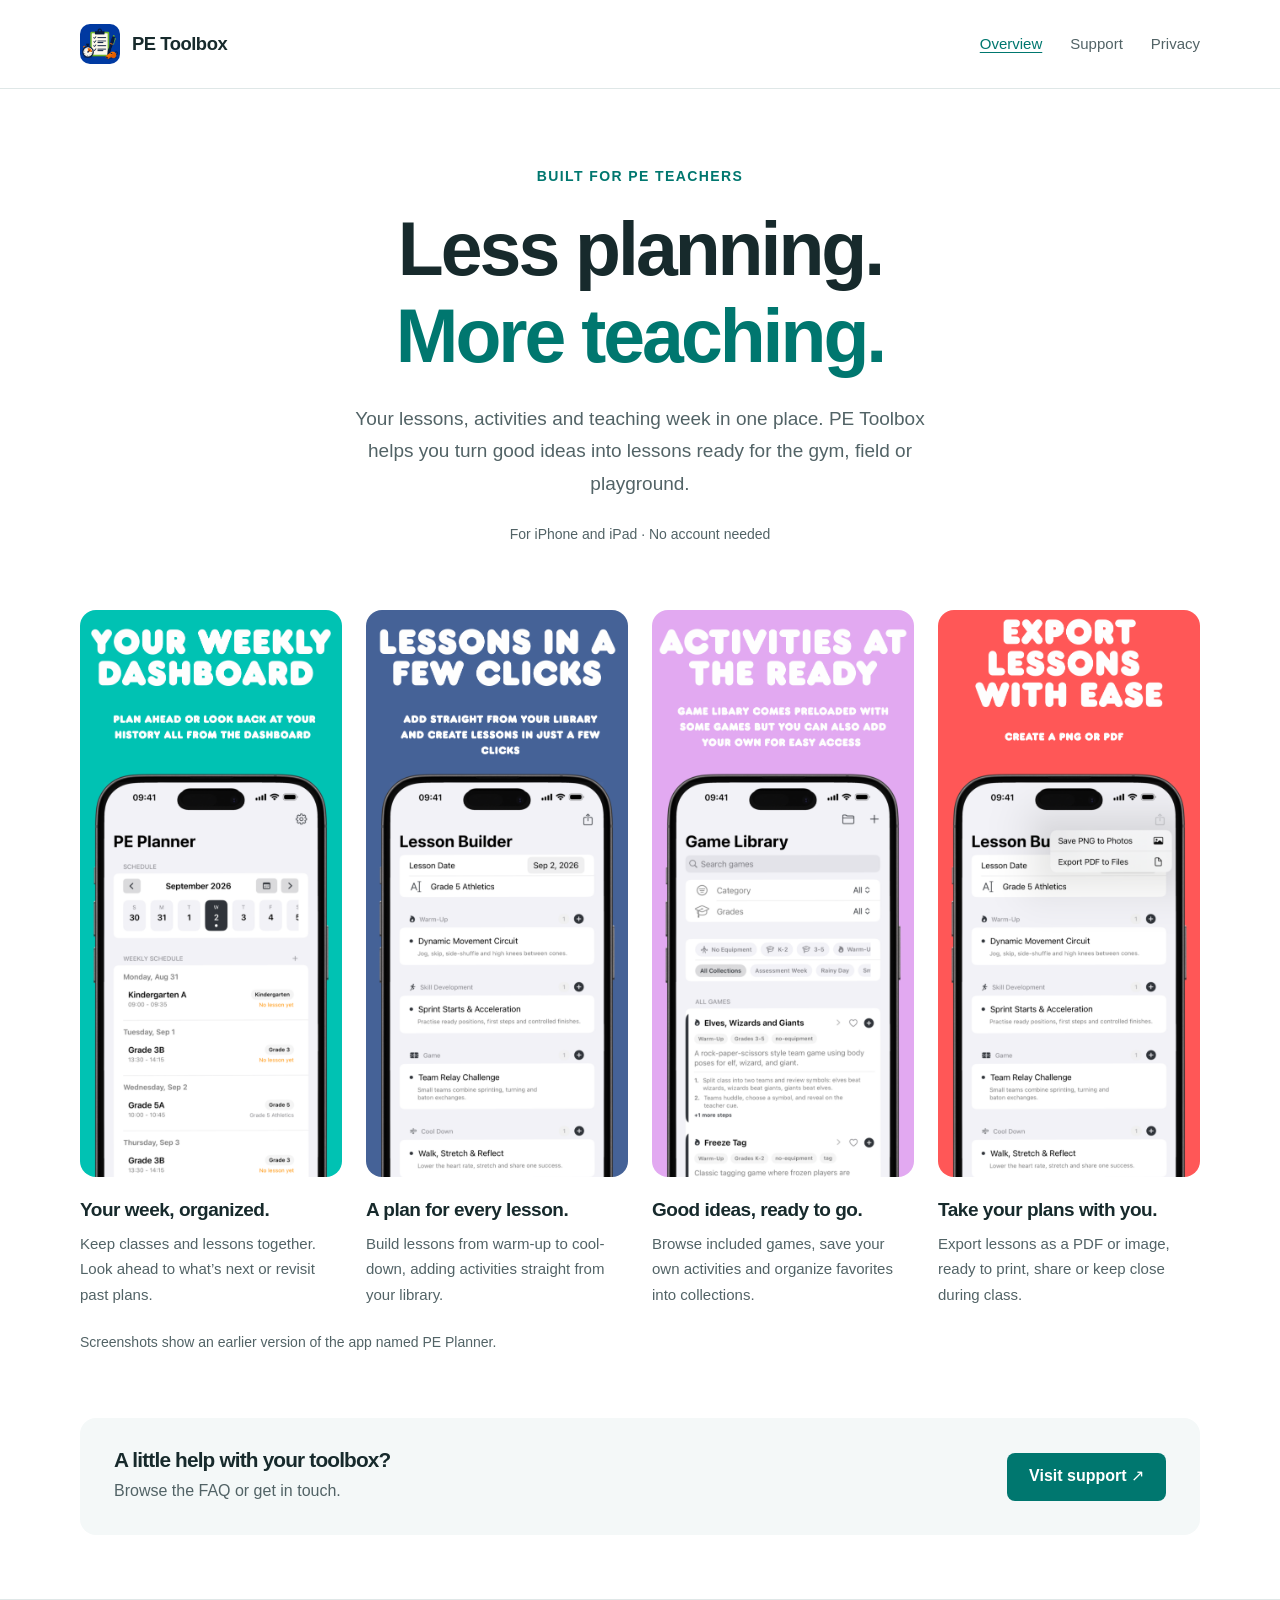
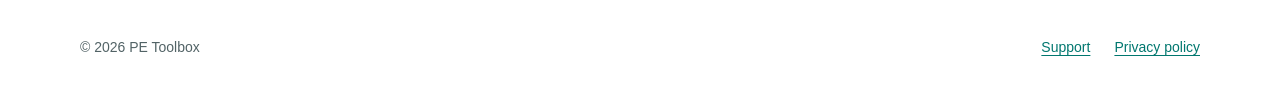
<file: docs/index.html>
<!doctype html>
<html lang="en-US">
<head>
  <meta charset="utf-8">
  <meta name="viewport" content="width=device-width, initial-scale=1">
  <title>PE Toolbox — Plan your PE lessons</title>
  <meta name="description" content="Plan PE lessons, organize activities, manage your teaching week and export lesson plans with PE Toolbox for iPhone and iPad.">
  <meta name="theme-color" content="#00776f">
  <link rel="icon" type="image/png" href="assets/app-icon.png">
  <link rel="apple-touch-icon" href="assets/app-icon.png">
  <link rel="stylesheet" href="styles.css">
</head>
<body>
  <a class="skip-link" href="#main">Skip to content</a>
  <header class="site-header">
    <div class="container header-inner">
      <a class="brand" href="index.html" aria-label="PE Toolbox home"><img src="assets/app-icon.png" alt="" width="40" height="40">PE Toolbox</a>
      <nav aria-label="Main navigation"><a href="index.html" aria-current="page">Overview</a><a href="support.html">Support</a><a href="privacy.html">Privacy</a></nav>
    </div>
  </header>
  <main id="main">
    <section class="container hero" aria-labelledby="hero-title">
      <p class="eyebrow">Built for PE teachers</p>
      <h1 id="hero-title">Less planning.<br><span>More teaching.</span></h1>
      <p class="intro">Your lessons, activities and teaching week in one place. PE Toolbox helps you turn good ideas into lessons ready for the gym, field or playground.</p>
      <p class="platform">For iPhone and iPad · No account needed</p>
    </section>
    <section class="container showcase" aria-label="Explore PE Toolbox">
      <div class="feature-grid">
        <article class="feature">
          <a class="screenshot" href="assets/weekly-dashboard.png" aria-label="View full weekly dashboard screenshot"><img src="assets/weekly-dashboard.png" alt="Weekly dashboard showing scheduled classes and their lesson plans." width="1242" height="2688" fetchpriority="high"></a>
          <h2>Your week, organized.</h2>
          <p>Keep classes and lessons together. Look ahead to what’s next or revisit past plans.</p>
        </article>
        <article class="feature">
          <a class="screenshot" href="assets/lesson-builder.png" aria-label="View full lesson builder screenshot"><img src="assets/lesson-builder.png" alt="Lesson builder with warm-up, skill development, game and cool-down sections." width="1242" height="2688"></a>
          <h2>A plan for every lesson.</h2>
          <p>Build lessons from warm-up to cool-down, adding activities straight from your library.</p>
        </article>
        <article class="feature">
          <a class="screenshot" href="assets/activity-library.png" aria-label="View full activity library screenshot"><img src="assets/activity-library.png" alt="Game library with category and grade filters, collections and saved activities." width="1242" height="2688" loading="lazy"></a>
          <h2>Good ideas, ready to go.</h2>
          <p>Browse included games, save your own activities and organize favorites into collections.</p>
        </article>
        <article class="feature">
          <a class="screenshot" href="assets/lesson-export.png" aria-label="View full lesson export screenshot"><img src="assets/lesson-export.png" alt="Lesson export menu with options to save a PNG to Photos or a PDF to Files." width="1242" height="2688" loading="lazy"></a>
          <h2>Take your plans with you.</h2>
          <p>Export lessons as a PDF or image, ready to print, share or keep close during class.</p>
        </article>
      </div>
      <p class="screenshot-note">Screenshots show an earlier version of the app named PE Planner.</p>
    </section>
    <aside class="container support-strip" aria-label="Get help">
      <div><h2>A little help with your toolbox?</h2><p>Browse the FAQ or get in touch.</p></div>
      <a class="button" href="support.html">Visit support <span aria-hidden="true">&nbsp;↗</span></a>
    </aside>
  </main>
  <footer class="site-footer"><div class="container footer-inner"><p>© 2026 PE Toolbox</p><div class="footer-links"><a href="support.html">Support</a><a href="privacy.html">Privacy policy</a></div></div></footer>
</body>
</html>
</file>
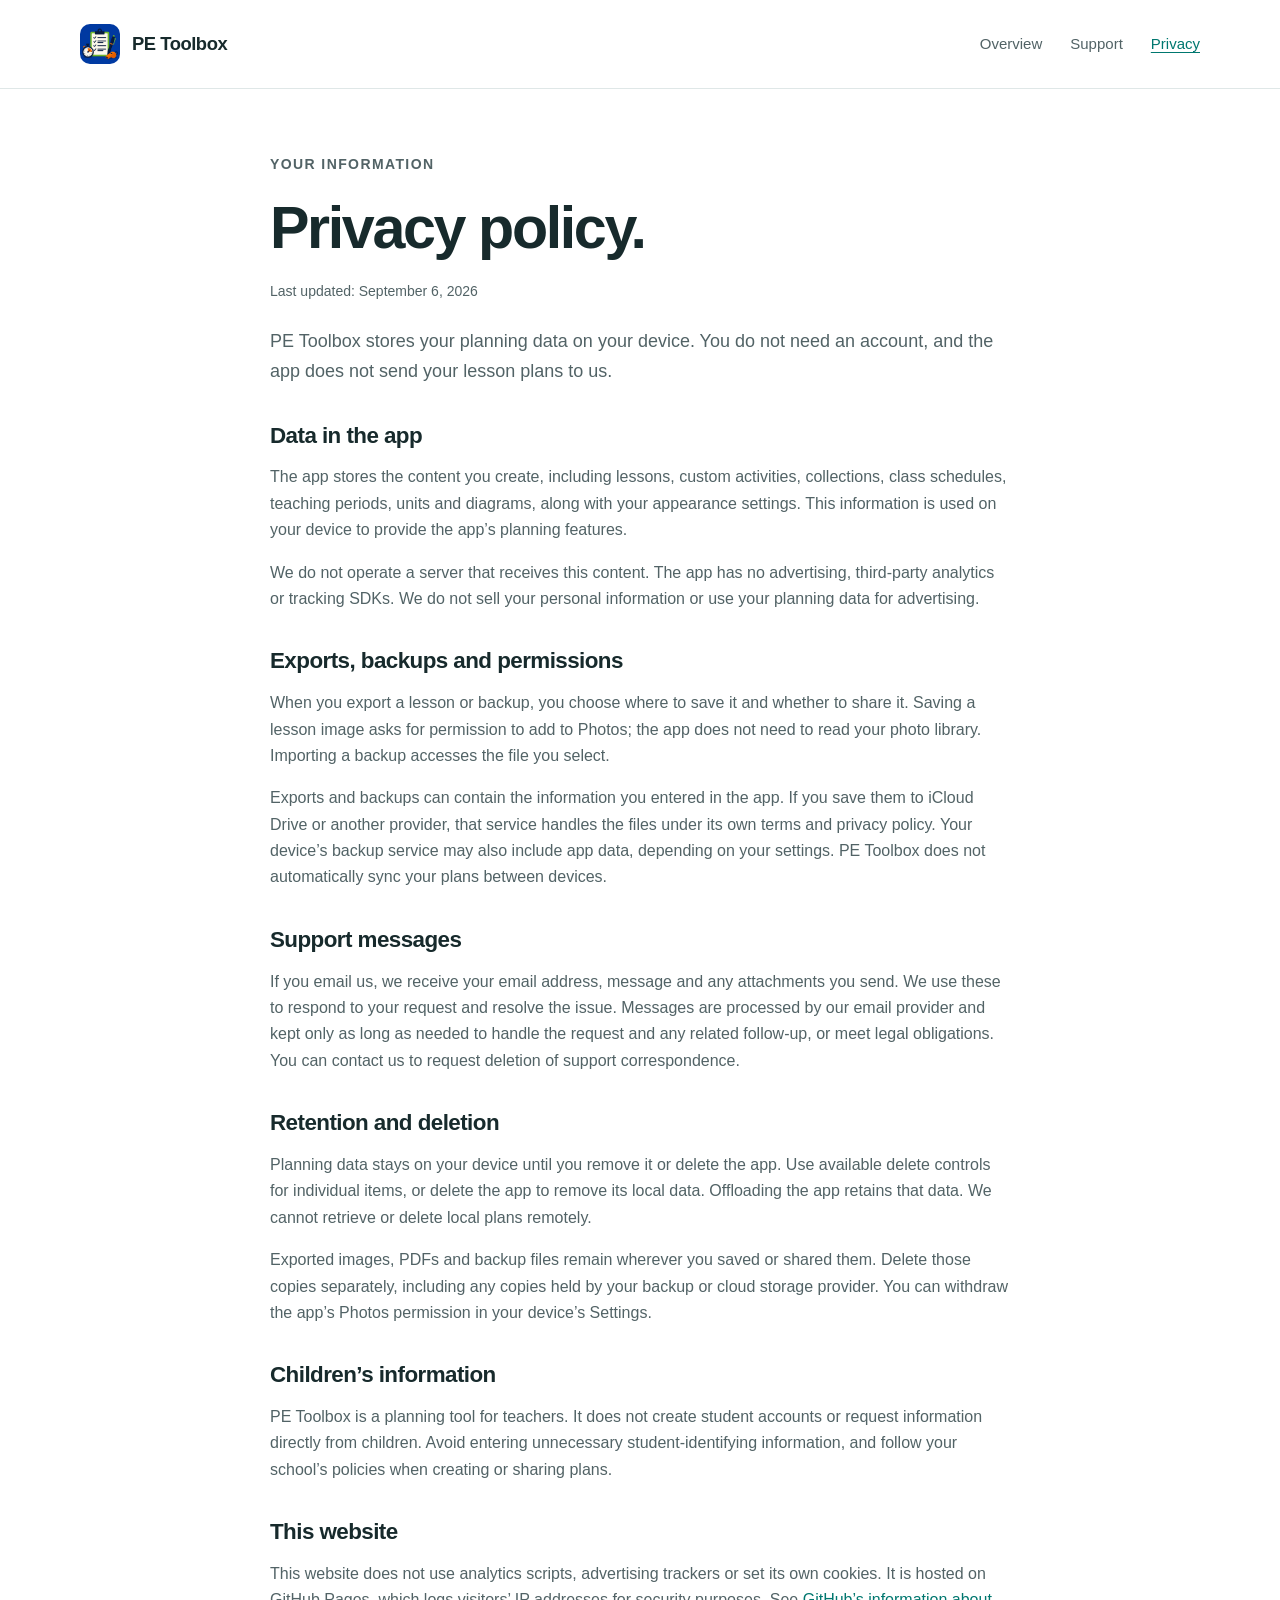
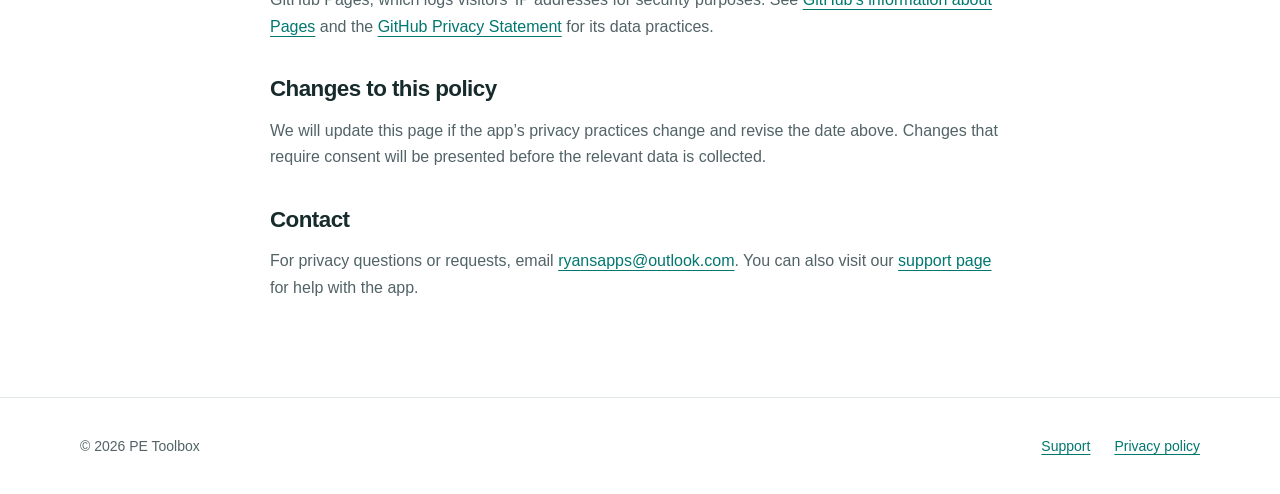
<file: docs/privacy.html>
<!doctype html>
<html lang="en-US">
<head>
  <meta charset="utf-8">
  <meta name="viewport" content="width=device-width, initial-scale=1">
  <title>Privacy policy — PE Toolbox</title>
  <meta name="description" content="How PE Toolbox handles your lesson plans, local data, exports, backups and support messages.">
  <meta name="theme-color" content="#00776f">
  <link rel="icon" type="image/png" href="assets/app-icon.png">
  <link rel="stylesheet" href="styles.css">
</head>
<body>
  <a class="skip-link" href="#main">Skip to content</a>
  <header class="site-header"><div class="container header-inner"><a class="brand" href="index.html" aria-label="PE Toolbox home"><img src="assets/app-icon.png" alt="" width="40" height="40">PE Toolbox</a><nav aria-label="Main navigation"><a href="index.html">Overview</a><a href="support.html">Support</a><a href="privacy.html" aria-current="page">Privacy</a></nav></div></header>
  <main id="main" class="container document">
    <p class="eyebrow">Your information</p>
    <h1>Privacy policy.</h1>
    <p class="updated">Last updated: September 6, 2026</p>
    <p class="lead">PE Toolbox stores your planning data on your device. You do not need an account, and the app does not send your lesson plans to us.</p>
    <h2>Data in the app</h2>
    <p>The app stores the content you create, including lessons, custom activities, collections, class schedules, teaching periods, units and diagrams, along with your appearance settings. This information is used on your device to provide the app’s planning features.</p>
    <p>We do not operate a server that receives this content. The app has no advertising, third-party analytics or tracking SDKs. We do not sell your personal information or use your planning data for advertising.</p>
    <h2>Exports, backups and permissions</h2>
    <p>When you export a lesson or backup, you choose where to save it and whether to share it. Saving a lesson image asks for permission to add to Photos; the app does not need to read your photo library. Importing a backup accesses the file you select.</p>
    <p>Exports and backups can contain the information you entered in the app. If you save them to iCloud Drive or another provider, that service handles the files under its own terms and privacy policy. Your device’s backup service may also include app data, depending on your settings. PE Toolbox does not automatically sync your plans between devices.</p>
    <h2>Support messages</h2>
    <p>If you email us, we receive your email address, message and any attachments you send. We use these to respond to your request and resolve the issue. Messages are processed by our email provider and kept only as long as needed to handle the request and any related follow-up, or meet legal obligations. You can contact us to request deletion of support correspondence.</p>
    <h2>Retention and deletion</h2>
    <p>Planning data stays on your device until you remove it or delete the app. Use available delete controls for individual items, or delete the app to remove its local data. Offloading the app retains that data. We cannot retrieve or delete local plans remotely.</p>
    <p>Exported images, PDFs and backup files remain wherever you saved or shared them. Delete those copies separately, including any copies held by your backup or cloud storage provider. You can withdraw the app’s Photos permission in your device’s Settings.</p>
    <h2>Children’s information</h2>
    <p>PE Toolbox is a planning tool for teachers. It does not create student accounts or request information directly from children. Avoid entering unnecessary student-identifying information, and follow your school’s policies when creating or sharing plans.</p>
    <h2>This website</h2>
    <p>This website does not use analytics scripts, advertising trackers or set its own cookies. It is hosted on GitHub Pages, which logs visitors’ IP addresses for security purposes. See <a href="https://docs.github.com/en/pages/getting-started-with-github-pages/what-is-github-pages">GitHub’s information about Pages</a> and the <a href="https://docs.github.com/en/site-policy/privacy-policies/github-general-privacy-statement">GitHub Privacy Statement</a> for its data practices.</p>
    <h2>Changes to this policy</h2>
    <p>We will update this page if the app’s privacy practices change and revise the date above. Changes that require consent will be presented before the relevant data is collected.</p>
    <h2>Contact</h2>
    <p>For privacy questions or requests, email <a href="mailto:ryansapps@outlook.com">ryansapps@outlook.com</a>. You can also visit our <a href="support.html">support page</a> for help with the app.</p>
  </main>
  <footer class="site-footer"><div class="container footer-inner"><p>© 2026 PE Toolbox</p><div class="footer-links"><a href="support.html">Support</a><a href="privacy.html">Privacy policy</a></div></div></footer>
</body>
</html>
</file>
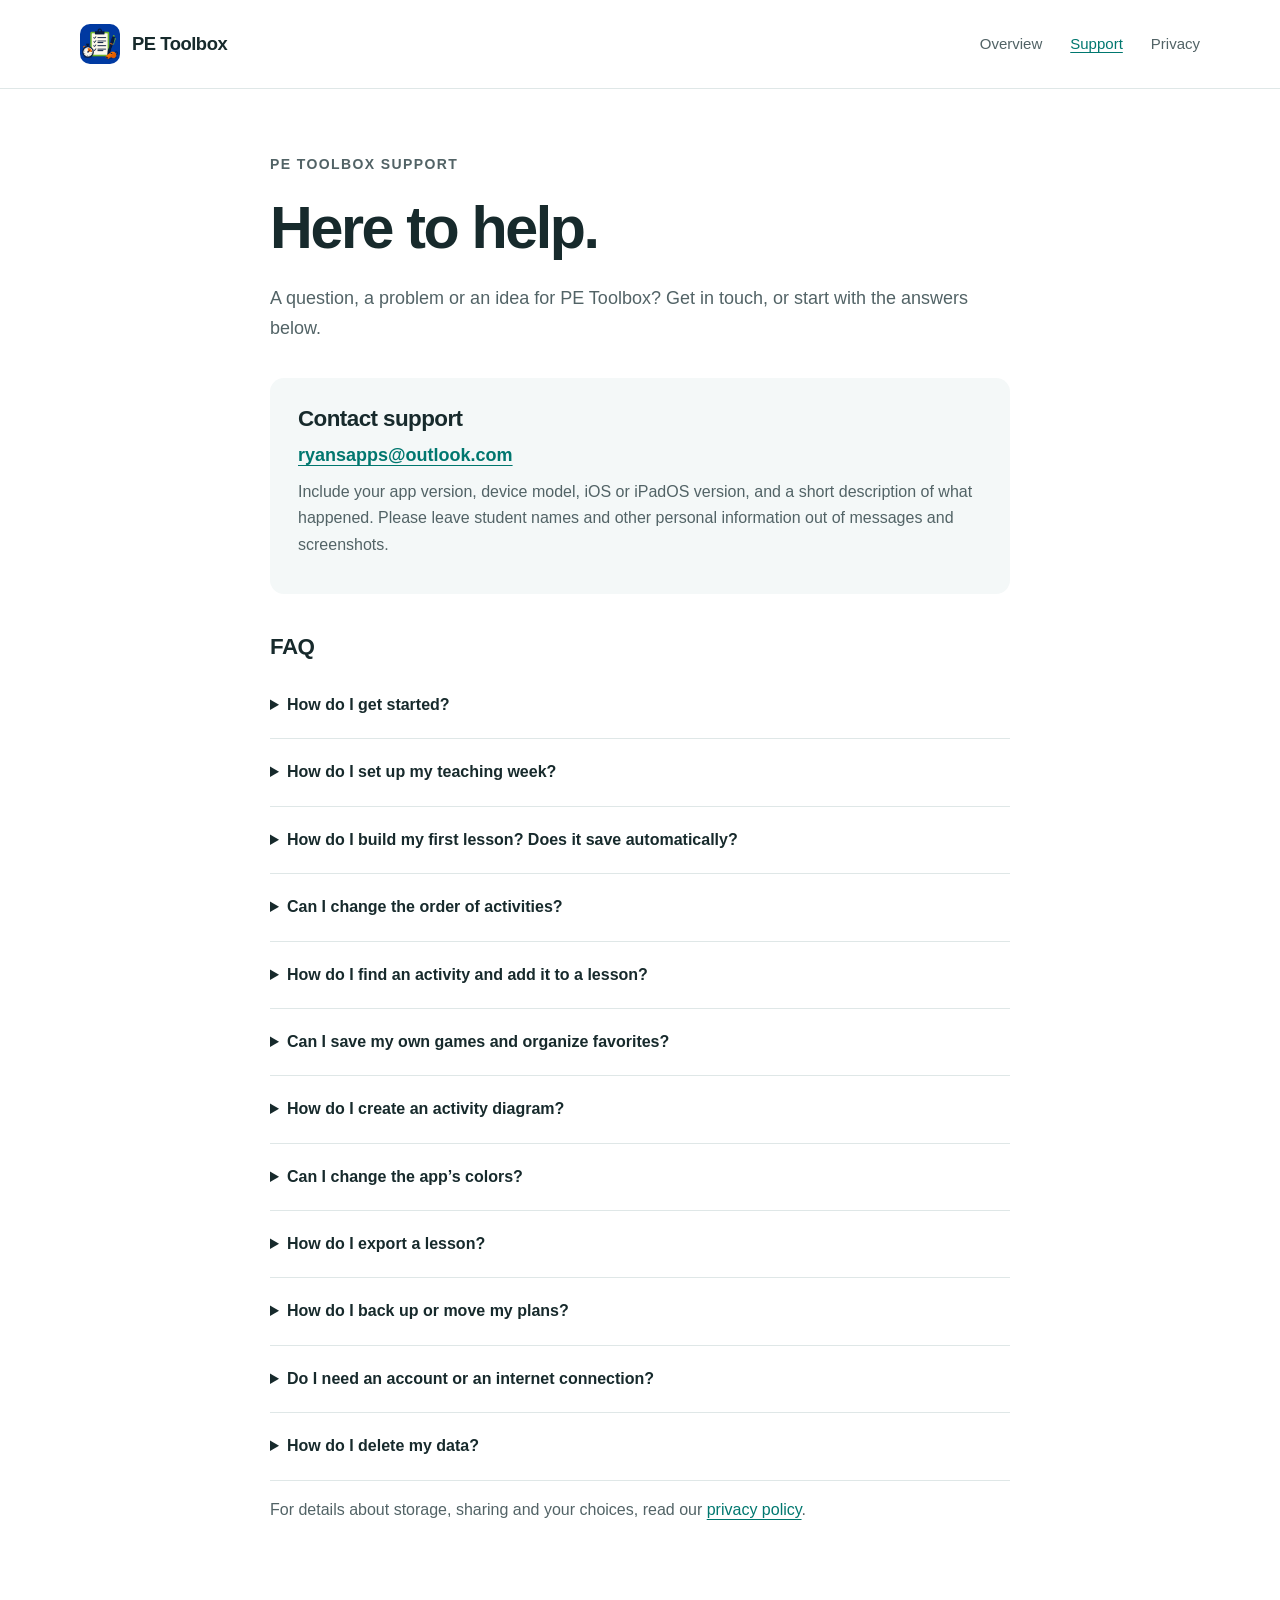
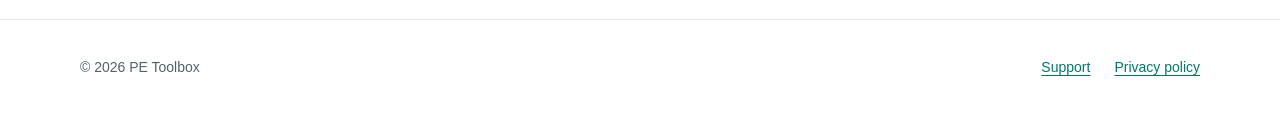
<file: docs/support.html>
<!doctype html>
<html lang="en-US">
<head>
  <meta charset="utf-8">
  <meta name="viewport" content="width=device-width, initial-scale=1">
  <title>Support — PE Toolbox</title>
  <meta name="description" content="PE Toolbox support and FAQ: get started with schedules, lessons, activities and diagrams, or find help with exports, backups and your data.">
  <meta name="theme-color" content="#00776f">
  <link rel="icon" type="image/png" href="assets/app-icon.png">
  <link rel="stylesheet" href="styles.css">
</head>
<body>
  <a class="skip-link" href="#main">Skip to content</a>
  <header class="site-header"><div class="container header-inner"><a class="brand" href="index.html" aria-label="PE Toolbox home"><img src="assets/app-icon.png" alt="" width="40" height="40">PE Toolbox</a><nav aria-label="Main navigation"><a href="index.html">Overview</a><a href="support.html" aria-current="page">Support</a><a href="privacy.html">Privacy</a></nav></div></header>
  <main id="main" class="container document">
    <p class="eyebrow">PE Toolbox support</p>
    <h1>Here to help.</h1>
    <p class="lead">A question, a problem or an idea for PE Toolbox? Get in touch, or start with the answers below.</p>
    <section class="contact-box" aria-labelledby="contact-title">
      <h2 id="contact-title">Contact support</h2>
      <p class="contact-address"><a href="mailto:ryansapps@outlook.com">ryansapps@outlook.com</a></p>
      <p>Include your app version, device model, iOS or iPadOS version, and a short description of what happened. Please leave student names and other personal information out of messages and screenshots.</p>
    </section>
    <h2>FAQ</h2>
    <details><summary>How do I get started?</summary><p>Open Settings and choose <strong>Replay Quick Start</strong> for a guided introduction. Use <strong>Classes &amp; Schedule</strong> to set up your teaching week, then build a lesson and add activities from the library.</p></details>
    <details><summary>How do I set up my teaching week?</summary><p>On Home, open <strong>Master Schedule</strong> to add your teaching periods, classes and recurring meeting times. Then use the week strip or calendar button to choose a date. Tap a scheduled class to plan its lesson or open an existing one.</p></details>
    <details><summary>How do I build my first lesson? Does it save automatically?</summary><p>Open the Lesson tab, check the date and give your lesson a title. Tap <strong>+</strong> beside Warm-Up, Skill Development, Game or Cool Down, then choose <strong>Add Custom</strong> or <strong>Add from Library</strong>. Your lesson changes save automatically as you plan.</p></details>
    <details><summary>Can I change the order of activities?</summary><p>Yes. Swipe an activity in your lesson to reveal the options to move it up or down, or remove it from the lesson.</p></details>
    <details><summary>How do I find an activity and add it to a lesson?</summary><p>In Library, search for a game or narrow the list with filters such as activity type, grade, sport or equipment. Open a game to read its full instructions and teaching points. To add it to the lesson you’re planning, tap the game’s <strong>+</strong> button and choose a lesson block.</p></details>
    <details><summary>Can I save my own games and organize favorites?</summary><p>Yes. Use <strong>New Game</strong> in Library to create an activity, and tap a game’s heart button to mark it as a favorite. Use the folder button to create collections, such as Rainy Day or Sub Plan. Open a game and use its collection menu to add it to a collection.</p></details>
    <details><summary>How do I create an activity diagram?</summary><p>Open Diagram and choose a playing surface. Tap to add players or equipment, then drag them into place. Select an item to duplicate or delete it. You can also start with a <strong>Quick layout</strong>; applying one replaces the items already on the board. Your diagram saves automatically between sessions.</p></details>
    <details><summary>Can I change the app’s colors?</summary><p>Tap the gear on Home to open Settings, then choose a color style or a black-and-white theme. The color styles give each of the four lesson blocks a distinct color.</p></details>
    <details><summary>How do I export a lesson?</summary><p>Open your lesson in Lesson Builder and tap the share button. Choose <strong>Save PNG to Photos</strong> or <strong>Export PDF to Files</strong>. Saving an image requires permission to add to your photo library; you can change this in your device’s Settings.</p></details>
    <details><summary>How do I back up or move my plans?</summary><p>In Settings, under <strong>Data &amp; Backup</strong>, choose <strong>Export All Data</strong> and save the backup somewhere safe. On the other device, choose <strong>Import Backup</strong> and select that file. Review the contents before choosing <strong>Replace Current Data</strong>—importing replaces existing user-created data on that device. Plans do not automatically sync between devices.</p></details>
    <details><summary>Do I need an account or an internet connection?</summary><p>No account is needed. Your lesson planning data is stored on your device, and the core planning tools work offline. Email support and cloud locations you choose for exports or backups may need an internet connection.</p></details>
    <details><summary>How do I delete my data?</summary><p>Use the app’s available delete controls to remove individual items. To remove all local app data, delete the app from your device; offloading it keeps its data. Delete exported PDFs, images and backup files separately from Photos, Files or your chosen storage provider. Device backups may retain copies that you manage through your backup settings.</p></details>
    <p>For details about storage, sharing and your choices, read our <a href="privacy.html">privacy policy</a>.</p>
  </main>
  <footer class="site-footer"><div class="container footer-inner"><p>© 2026 PE Toolbox</p><div class="footer-links"><a href="support.html">Support</a><a href="privacy.html">Privacy policy</a></div></div></footer>
</body>
</html>
</file>
<file: docs/styles.css>
:root {
  color-scheme: light;
  --ink: #172a2c;
  --muted: #526366;
  --accent: #00776f;
  --line: #dfe7e7;
  --surface: #f4f8f8;
  font-family: -apple-system, BlinkMacSystemFont, "Segoe UI", sans-serif;
  color: var(--ink);
  background: #fff;
  font-synthesis: none;
}
* { box-sizing: border-box; }
body { margin: 0; font-size: 1rem; line-height: 1.65; }
a { color: var(--accent); text-underline-offset: .22em; }
a:hover { text-decoration-thickness: 2px; }
a:focus-visible, summary:focus-visible { outline: 3px solid var(--accent); outline-offset: 5px; border-radius: 3px; }
img { display: block; max-width: 100%; height: auto; }
.container { width: min(1120px, calc(100% - 64px)); margin-inline: auto; }
.skip-link { position: absolute; top: -100px; left: 16px; padding: 12px 20px; background: #fff; z-index: 10; }
.skip-link:focus { top: 10px; }
.site-header { border-bottom: 1px solid var(--line); }
.header-inner { display: flex; align-items: center; justify-content: space-between; gap: 24px; min-height: 88px; padding-block: 16px; }
.brand { display: inline-flex; align-items: center; gap: 12px; color: var(--ink); text-decoration: none; font-size: 1.15rem; font-weight: 700; letter-spacing: -.025em; }
.brand img { width: 40px; height: 40px; border-radius: 10px; }
nav { display: flex; flex-wrap: wrap; gap: 28px; }
nav a { display: inline-flex; align-items: center; min-height: 44px; color: var(--muted); font-size: .9375rem; text-decoration: none; }
nav a:hover, nav a[aria-current="page"] { color: var(--accent); text-decoration: underline; }
.hero { padding-block: 76px 64px; text-align: center; }
.eyebrow { margin: 0 0 18px; color: var(--accent); font-weight: 650; font-size: .875rem; letter-spacing: .1em; text-transform: uppercase; }
h1, h2, h3 { line-height: 1.15; letter-spacing: -.04em; }
h1 { margin: 0; font-size: clamp(2.8rem, 6.5vw, 4.7rem); font-weight: 700; }
.hero h1 span { color: var(--accent); }
.intro { max-width: 570px; margin: 24px auto 0; color: var(--muted); font-size: 1.1875rem; line-height: 1.7; }
.platform { margin: 23px 0 0; font-size: .875rem; color: var(--muted); }
.showcase { padding-bottom: 64px; }
.feature-grid { display: grid; grid-template-columns: repeat(4, minmax(0, 1fr)); gap: 24px; }
.feature { min-width: 0; }
.screenshot { display: block; overflow: hidden; border-radius: 16px; background: var(--surface); }
.screenshot img { width: 100%; aspect-ratio: 1242 / 2688; }
.feature h2 { margin: 22px 0 10px; font-size: 1.1875rem; letter-spacing: -.025em; }
.feature p { margin: 0; color: var(--muted); font-size: .9375rem; line-height: 1.7; }
.screenshot-note { margin: 24px 0 0; color: var(--muted); font-size: .875rem; }
.support-strip { padding: 30px 34px; margin-bottom: 64px; background: var(--surface); border-radius: 16px; display: flex; align-items: center; justify-content: space-between; gap: 24px; }
.support-strip h2 { font-size: 1.3rem; margin: 0 0 6px; }
.support-strip p { margin: 0; color: var(--muted); }
.button { display: inline-flex; justify-content: center; align-items: center; min-height: 48px; padding: 10px 22px; border-radius: 8px; background: var(--accent); color: #fff; text-decoration: none; font-weight: 600; flex-shrink: 0; }
.button:hover { background: #005f59; }
.site-footer { border-top: 1px solid var(--line); }
.footer-inner { padding-block: 26px; display: flex; justify-content: space-between; align-items: center; gap: 20px; color: var(--muted); font-size: .875rem; }
.footer-inner p { margin: 0; }
.footer-links { display: flex; gap: 24px; }
.footer-links a { min-height: 44px; display: inline-flex; align-items: center; }
.document { max-width: 740px; padding-block: 64px 80px; }
.document h1 { font-size: clamp(2.5rem, 6vw, 3.7rem); }
.document .lead { margin: 22px 0 34px; font-size: 1.125rem; color: var(--muted); }
.document h2 { font-size: 1.4rem; margin: 36px 0 12px; letter-spacing: -.025em; }
.document p, .document li { color: var(--muted); }
.document li + li { margin-top: 8px; }
.contact-box { padding: 28px; background: var(--surface); border-radius: 14px; margin: 30px 0 40px; }
.contact-box h2 { margin: 0 0 10px; }
.contact-box p { margin: 8px 0; }
.contact-address { overflow-wrap: anywhere; font-size: 1.125rem; font-weight: 600; }
.updated { margin: 18px 0 24px; font-size: .875rem; color: var(--muted); }
details { border-bottom: 1px solid var(--line); }
summary { padding: 20px 0; cursor: pointer; font-weight: 600; }
details p { margin: 0 0 22px; }
@media (max-width: 900px) {
  .feature-grid { grid-template-columns: repeat(2, minmax(0, 1fr)); gap: 36px 24px; }
}
@media (max-width: 560px) {
  .container { width: calc(100% - 40px); }
  .header-inner { flex-wrap: wrap; gap: 6px 20px; padding-block: 14px; }
  .brand { font-size: 1.05rem; }
  .brand img { width: 34px; height: 34px; }
  nav { gap: 18px; }
  nav a { font-size: .875rem; }
  .hero { padding-block: 48px 40px; }
  .intro { font-size: 1.0625rem; }
  .feature-grid { gap: 30px 16px; }
  .screenshot { border-radius: 10px; }
  .feature h2 { font-size: 1.0625rem; margin-top: 16px; }
  .feature p { font-size: .875rem; }
  .support-strip { align-items: flex-start; flex-direction: column; padding: 26px; margin-bottom: 40px; }
  .footer-inner { align-items: flex-start; flex-direction: column; gap: 8px; }
  .document { padding-block: 44px 60px; }
  .contact-box { padding: 22px; }
}
@media (max-width: 350px) {
  .feature-grid { grid-template-columns: 1fr; }
}
</file>
